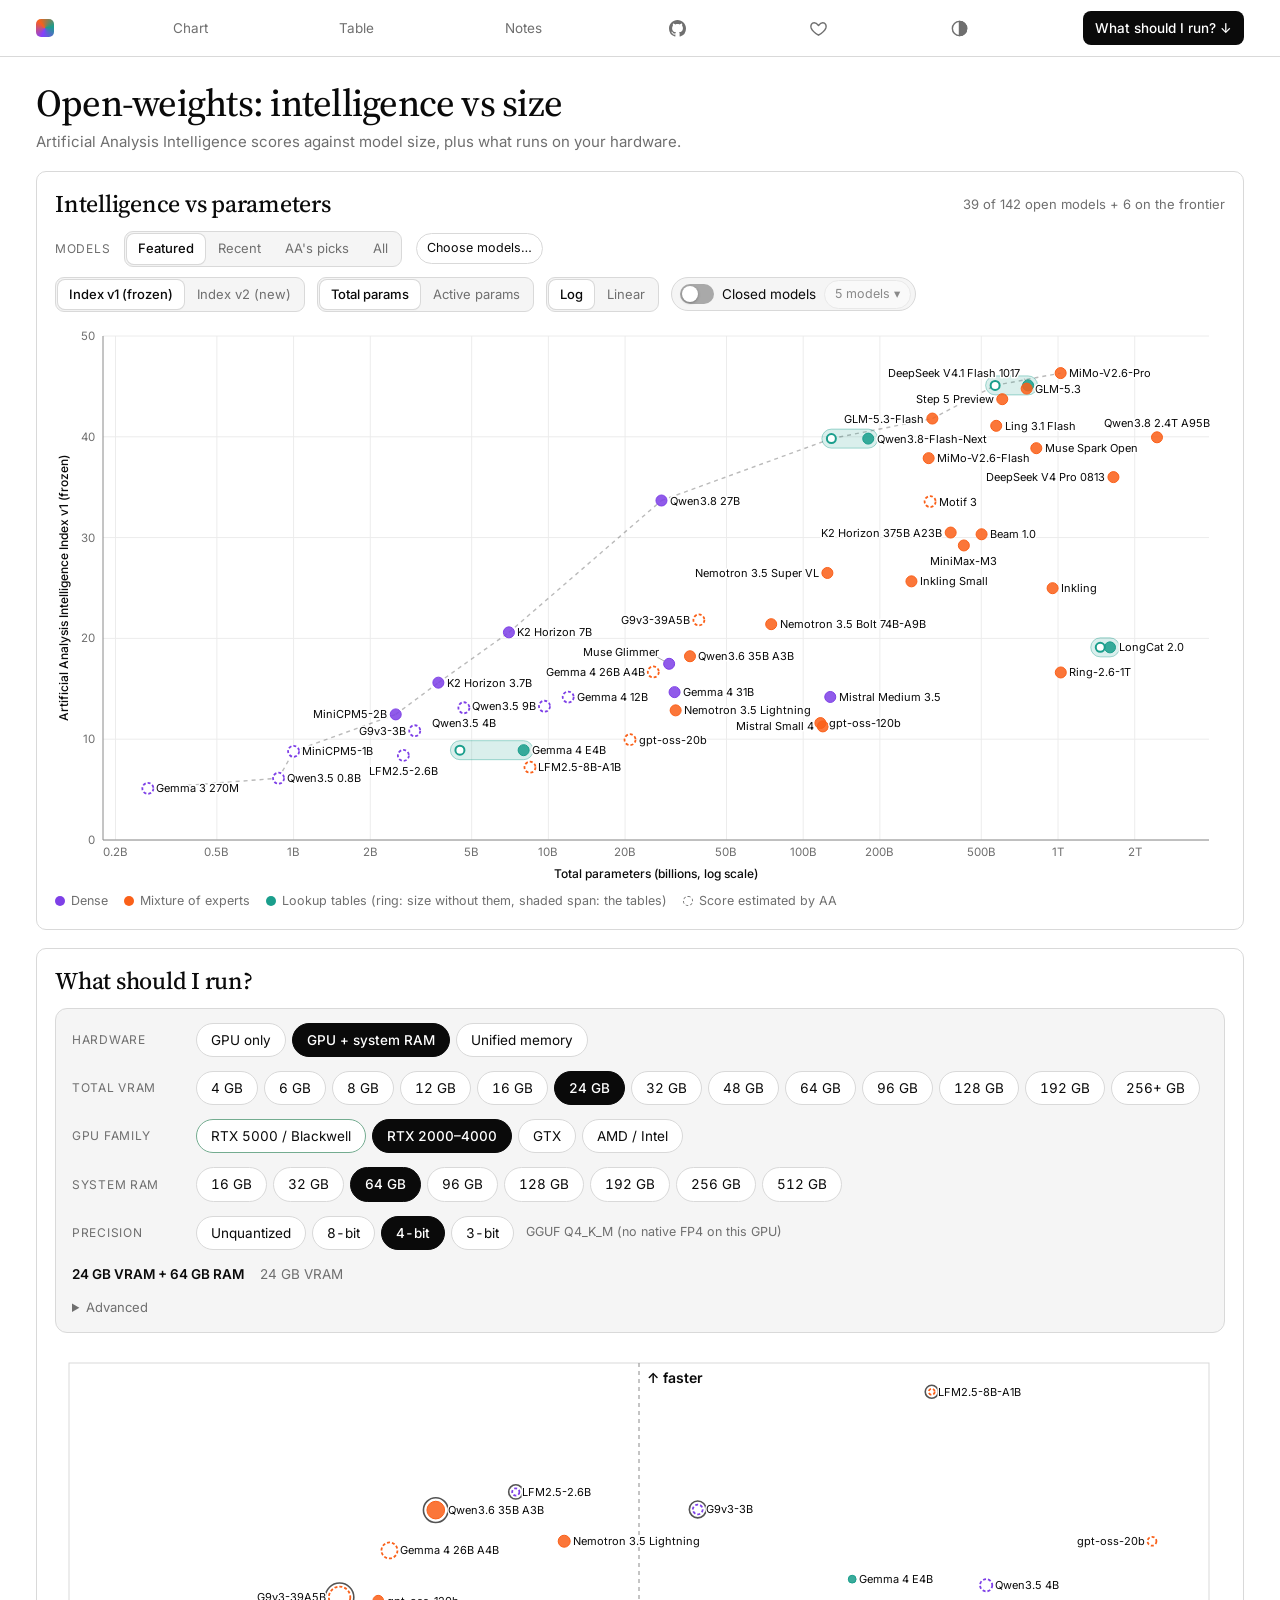
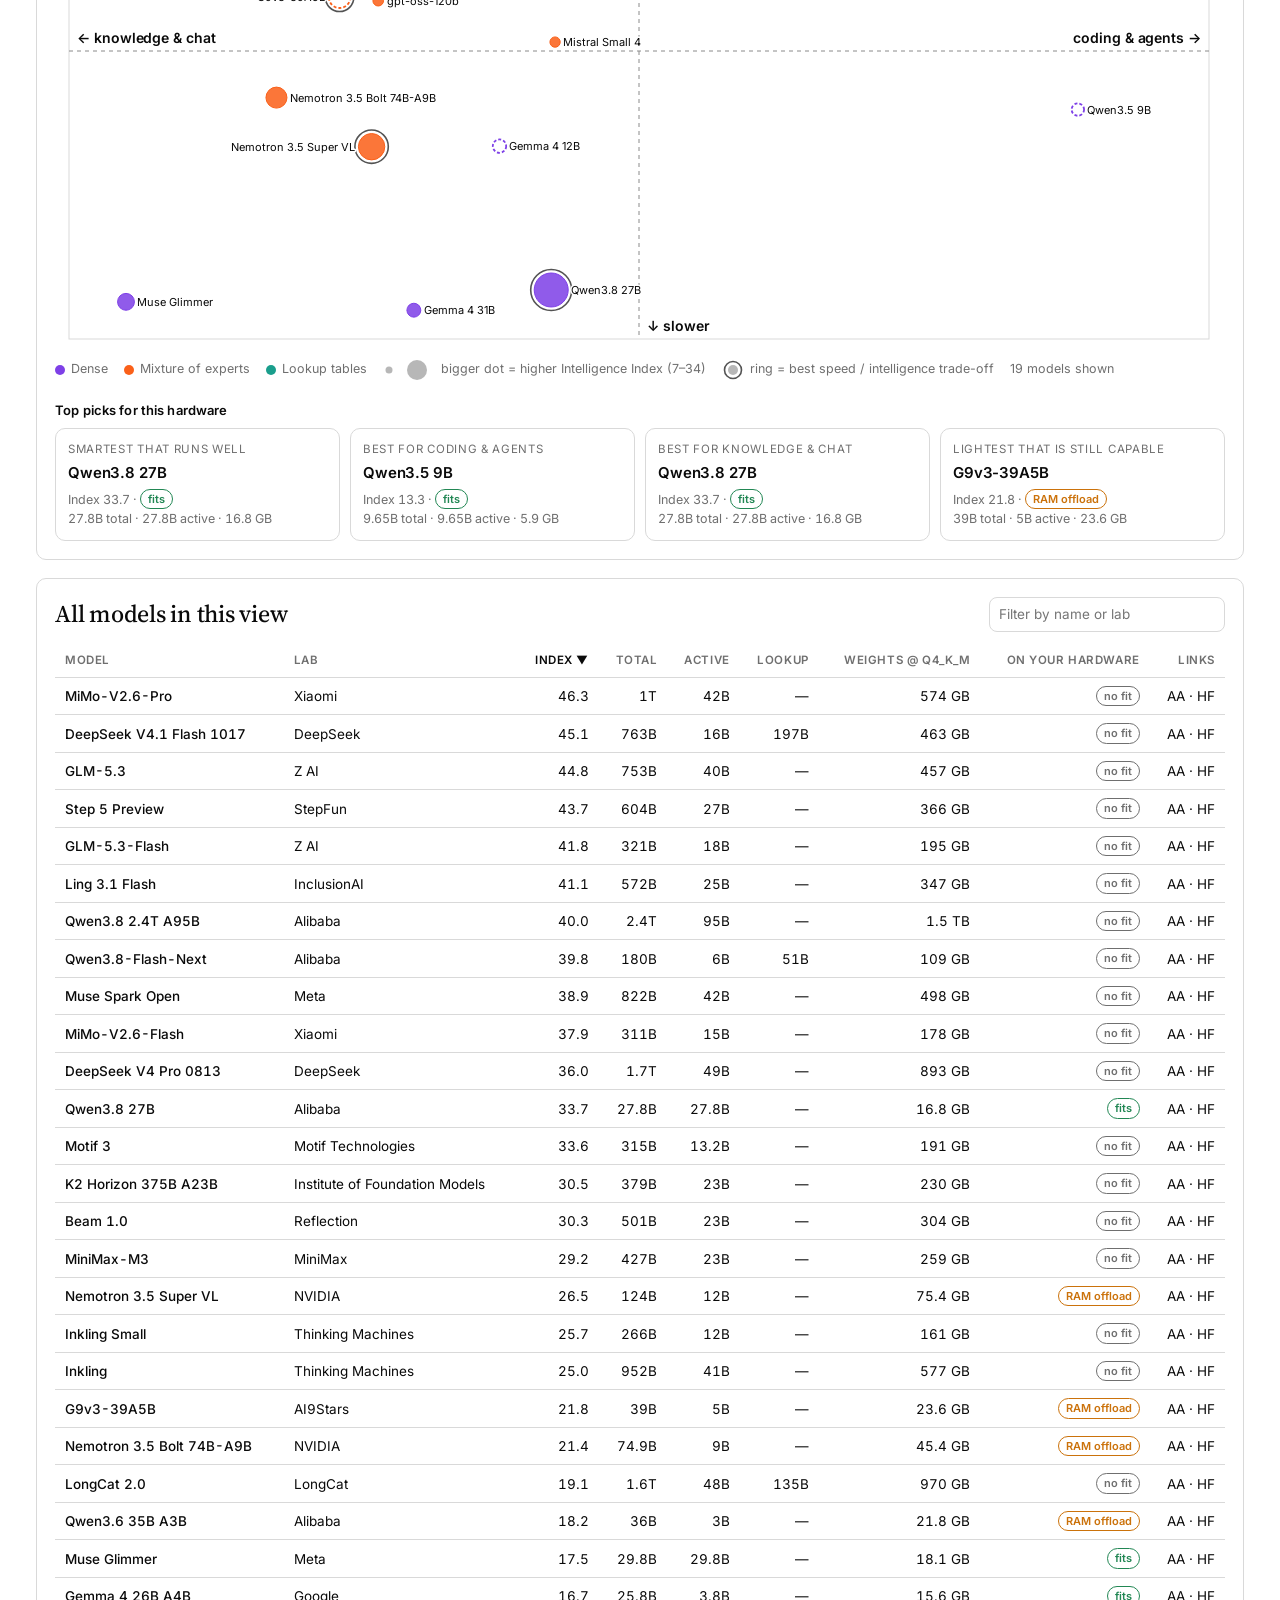
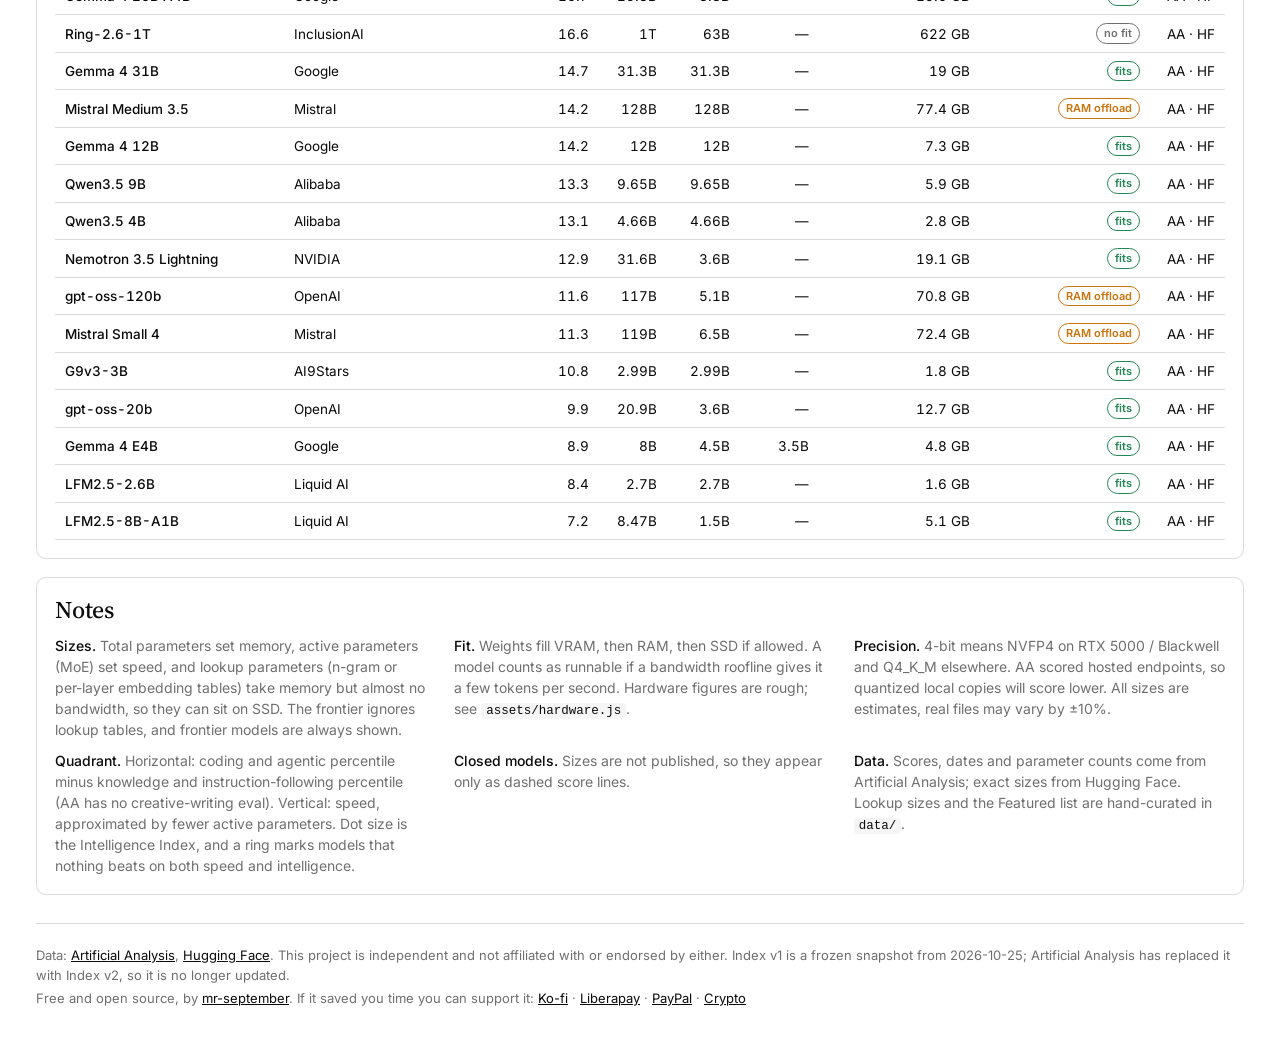
<file: index.html>
<!doctype html>
<html lang="en">
<head>
<meta charset="utf-8">
<meta name="viewport" content="width=device-width, initial-scale=1">
<title>Open-weights LLMs: intelligence vs size, and what you can run locally</title>
<meta name="description" content="Artificial Analysis Intelligence Index plotted against parameter count for open-weights LLMs, plus a guide to what runs locally on your GPU, RAM or unified memory. Unofficial; data from Artificial Analysis and Hugging Face.">
<link rel="canonical" href="https://mr-september.github.io/artificial-analysis-weights/">
<meta property="og:type" content="website">
<meta property="og:title" content="Open-weights LLMs: intelligence vs size, and what you can run locally">
<meta property="og:description" content="Artificial Analysis Intelligence Index plotted against parameter count for open-weights LLMs, plus a guide to what runs locally on your GPU, RAM or unified memory. Unofficial; data from Artificial Analysis and Hugging Face.">
<meta property="og:url" content="https://mr-september.github.io/artificial-analysis-weights/">
<meta property="og:image" content="https://mr-september.github.io/artificial-analysis-weights/assets/og.png">
<meta property="og:image:width" content="1200">
<meta property="og:image:height" content="630">
<meta name="twitter:card" content="summary_large_image">
<link rel="icon" href="data:image/svg+xml,%3Csvg xmlns='http://www.w3.org/2000/svg' viewBox='0 0 32 32'%3E%3Crect width='32' height='32' rx='8' fill='%238040fb'/%3E%3Ccircle cx='11' cy='20' r='4' fill='%23fff'/%3E%3Ccircle cx='21' cy='11' r='4' fill='%23ff7a33'/%3E%3C/svg%3E">
<link rel="preconnect" href="https://fonts.googleapis.com">
<link rel="preconnect" href="https://fonts.gstatic.com" crossorigin>
<link href="https://fonts.googleapis.com/css2?family=Inter:wght@400;500;600&family=Source+Serif+4:opsz,wght@8..60,400;8..60,500&display=swap" rel="stylesheet">
<link rel="stylesheet" href="assets/style.css">
<script>try{var t=new URLSearchParams(location.search).get('theme')||localStorage.getItem('theme');if(!t&&matchMedia('(prefers-color-scheme: dark)').matches)t='dark';if(t)document.documentElement.dataset.theme=t}catch(e){}</script>
</head>
<body>
<div class="bar"><div class="wrap">
  <a class="brand" href="#top" aria-label="Back to top" title="Back to top"><i></i></a>
  <nav class="sections" aria-label="Sections">
    <a href="#chart">Chart</a>
    <a href="#models">Table</a>
    <a href="#notes">Notes</a>
  </nav>
  <nav>
    <a class="gh" href="https://github.com/mr-september/artificial-analysis-weights" target="_blank" rel="noopener noreferrer" aria-label="Source on GitHub" title="Source on GitHub"><svg viewBox="0 0 16 16" aria-hidden="true"><path d="M8 0c4.42 0 8 3.58 8 8a8.013 8.013 0 0 1-5.45 7.59c-.4.08-.55-.17-.55-.38 0-.27.01-1.13.01-2.2 0-.75-.25-1.23-.54-1.48 1.78-.2 3.65-.88 3.65-3.95 0-.88-.31-1.59-.82-2.15.08-.2.36-1.02-.08-2.12 0 0-.67-.22-2.2.82-.64-.18-1.32-.27-2-.27-.68 0-1.36.09-2 .27-1.53-1.03-2.2-.82-2.2-.82-.44 1.1-.16 1.92-.08 2.12-.51.56-.82 1.28-.82 2.15 0 3.06 1.86 3.75 3.64 3.95-.23.2-.44.55-.51 1.07-.46.21-1.61.55-2.33-.66-.15-.24-.6-.83-1.23-.82-.67.01-.27.38.01.53.34.19.73.9.82 1.13.16.45.68 1.31 2.69.94 0 .67.01 1.3.01 1.49 0 .21-.15.45-.55.38A7.995 7.995 0 0 1 0 8c0-4.42 3.58-8 8-8Z"/></svg></a>
    <div class="support">
      <button class="heart" id="supportBtn" aria-label="Support this project" title="Support this project" aria-expanded="false" aria-controls="supportMenu"><svg viewBox="0 0 24 24" aria-hidden="true"><path d="M12 20.5s-7.5-4.6-9.3-9.2C1.5 8 3.4 4.8 6.6 4.8c2 0 3.5 1.1 5.4 3.3 1.9-2.2 3.4-3.3 5.4-3.3 3.2 0 5.1 3.2 3.9 6.5-1.8 4.6-9.3 9.2-9.3 9.2z"/></svg></button>
      <div class="popover supportmenu" id="supportMenu" hidden>
        <div class="t">Support this project</div>
        <a href="https://ko-fi.com/Q5Q11I49GI" target="_blank" rel="noopener noreferrer">Ko-fi</a>
        <a href="https://liberapay.com/mr-september/donate" target="_blank" rel="noopener noreferrer">Liberapay</a>
        <a href="https://www.paypal.com/donate/?hosted_button_id=WFXL2T42BBCRN" target="_blank" rel="noopener noreferrer">PayPal</a>
        <a href="https://nowpayments.io/donation?api_key=5b5fabd5-2c33-4525-99a3-bf27f587780c" target="_blank" rel="noopener noreferrer">Crypto</a>
      </div>
    </div>
    <button id="theme" aria-label="Toggle dark mode" title="Toggle dark mode"><svg viewBox="0 0 24 24" aria-hidden="true"><circle cx="12" cy="12" r="9"/><path d="M12 3a9 9 0 0 1 0 18z" fill="currentColor"/></svg></button>
    <a class="cta" href="#run">What should I run? ↓</a>
  </nav>
</div></div>

<main class="wrap" id="top">
  <section class="hero">
    <h1>Open-weights: intelligence vs size</h1>
    <p>Artificial Analysis Intelligence scores against model size, plus what runs on your hardware.</p>
  </section>

  <section class="card" id="chart">
    <header>
      <h2>Intelligence vs parameters</h2>
      <span class="count" id="setcount"></span>
    </header>
    <div class="controls">
      <div class="setbar" id="setbar" role="group" aria-label="Which models to show">
        <span class="lbl">Models</span>
        <div class="seg" id="setmode"></div>
        <label class="tog" id="monthsWrap">last <input type="range" id="months" min="1" max="24" step="1"> <b id="monthsOut"></b></label>
        <button class="chip" id="pickBtn" aria-expanded="false" aria-controls="pickPanel">Choose models…</button>
        <div class="popover pickpanel" id="pickPanel" hidden></div>
      </div>
      <div class="tools">
        <div class="seg" id="idxver" role="group" aria-label="Intelligence Index version"></div>
        <button class="chip" id="projBtn" aria-pressed="false" hidden title="Add estimated scores for models Artificial Analysis has not scored on Index v2, projected from their v1 score">Estimate unscored</button>
        <div class="seg" id="xmode" role="group" aria-label="X axis"></div>
        <div class="seg" id="xscale" role="group" aria-label="X scale"></div>
        <div class="propbox" id="propbox"></div>
      </div>
    </div>
    <div class="chart" id="main"></div>
    <div class="legend" id="mainLegend"></div>
  </section>

  <section class="card" id="run">
    <header><h2>What should I run?</h2></header>
    <div class="hwbox" id="hwbox"></div>
    <div class="chart" id="quad"></div>
    <div class="legend" id="quadLegend"></div>
    <h3>Top picks for this hardware</h3>
    <div class="picks" id="picks"></div>
  </section>

  <section class="card" id="models">
    <header>
      <h2>All models in this view</h2>
      <div class="tools"><input type="search" id="q" placeholder="Filter by name or lab" aria-label="Filter models by name or lab"></div>
    </header>
    <div class="tablewrap"><table id="table"></table></div>
  </section>

  <section class="card prose" id="notes">
    <h2>Notes</h2>
    <ul>
      <li><b>Sizes.</b> Total parameters set memory, active parameters (MoE) set speed, and lookup parameters (n-gram or per-layer embedding tables) take memory but almost no bandwidth, so they can sit on SSD. The frontier ignores lookup tables, and frontier models are always shown.</li>
      <li><b>Fit.</b> Weights fill VRAM, then RAM, then SSD if allowed. A model counts as runnable if a bandwidth roofline gives it a few tokens per second. Hardware figures are rough; see <code>assets/hardware.js</code>.</li>
      <li><b>Precision.</b> 4-bit means NVFP4 on RTX 5000 / Blackwell and Q4_K_M elsewhere. AA scored hosted endpoints, so quantized local copies will score lower. All sizes are estimates, real files may vary by ±10%.</li>
      <li><b>Quadrant.</b> Horizontal: coding and agentic percentile minus knowledge and instruction-following percentile (AA has no creative-writing eval). Vertical: speed, approximated by fewer active parameters. Dot size is the Intelligence Index, and a ring marks models that nothing beats on both speed and intelligence.</li>
      <li><b>Closed models.</b> Sizes are not published, so they appear only as dashed score lines.</li>
      <li><b>Data.</b> Scores, dates and parameter counts come from Artificial Analysis; exact sizes from Hugging Face. Lookup sizes and the Featured list are hand-curated in <code>data/</code>.</li>
    </ul>
  </section>

  <footer>
    <p>Data: <a href="https://artificialanalysis.ai/">Artificial Analysis</a>, <a href="https://huggingface.co/">Hugging Face</a>. This project is independent and not affiliated with or endorsed by either. <span id="updated"></span></p>
    <p>Free and open source, by <a href="https://github.com/mr-september">mr-september</a>. If it saved you time you can support it: <a href="https://ko-fi.com/Q5Q11I49GI" target="_blank" rel="noopener noreferrer">Ko-fi</a> · <a href="https://liberapay.com/mr-september/donate" target="_blank" rel="noopener noreferrer">Liberapay</a> · <a href="https://www.paypal.com/donate/?hosted_button_id=WFXL2T42BBCRN" target="_blank" rel="noopener noreferrer">PayPal</a> · <a href="https://nowpayments.io/donation?api_key=5b5fabd5-2c33-4525-99a3-bf27f587780c" target="_blank" rel="noopener noreferrer">Crypto</a></p>
  </footer>
</main>

<script src="assets/core.js"></script>
<script src="assets/hardware.js"></script>
<script src="assets/app.js"></script>
</body>
</html>
</file>
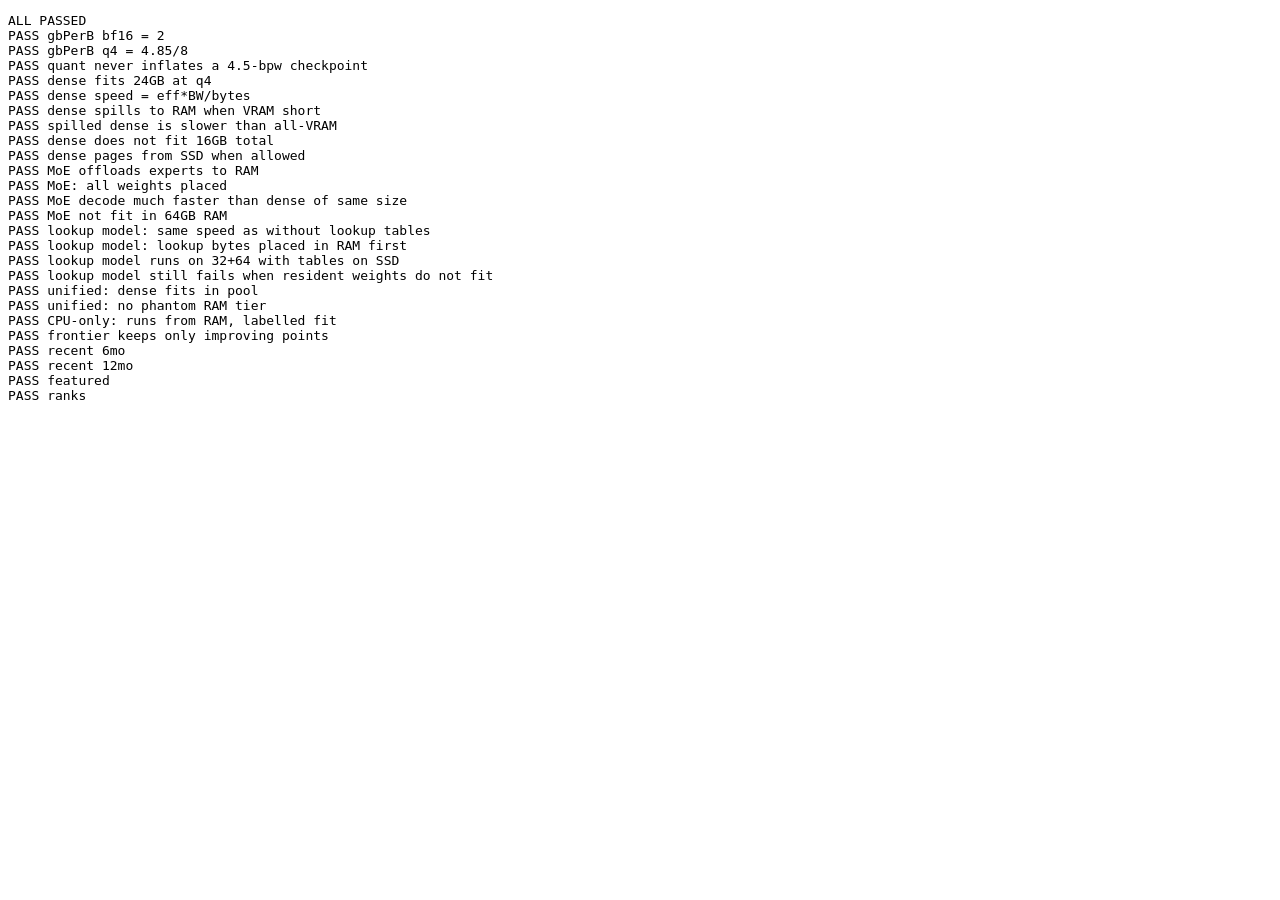
<file: tests/core.test.html>
<!doctype html><meta charset="utf-8"><title>core tests</title>
<pre id="out">running…</pre>
<script src="../assets/core.js"></script>
<script>
const out = []; let fail = 0;
const ok = (name, cond, extra = '') => { out.push((cond ? 'PASS ' : 'FAIL ') + name + (cond ? '' : '  ' + extra)); if (!cond) fail++; };
const near = (a, b, tol = 1e-6) => Math.abs(a - b) <= tol * Math.max(1, Math.abs(b));
const q4 = Core.quant('q4'), q16 = Core.quant('bf16');
const dense = { total: 30, active: 30, lookup: 0, arch: 'dense', native_gb: 60 };
const moe = { total: 400, active: 20, lookup: 0, arch: 'moe', native_gb: 800 };
const lk = { total: 100, active: 10, lookup: 40, arch: 'moe-lookup', native_gb: 200 };
const gpu = (vram, ram) => ({ vram, ram, bwV: 1000, bwR: 100, unified: false, ssd: false });
const O = { reserve: 0, osReserve: 0 };

// footprint
ok('gbPerB bf16 = 2', near(Core.gbPerB(dense, q16), 2));
ok('gbPerB q4 = 4.85/8', near(Core.gbPerB(dense, q4), 4.85 / 8));
ok('quant never inflates a 4.5-bpw checkpoint', near(Core.gbPerB({ total: 100, native_gb: 56.25 }, q16), 0.5625), String(Core.gbPerB({ total: 100, native_gb: 56.25 }, q16)));

// dense: all in VRAM at q4 = 30*0.60625 = 18.19 GB
let e = Core.evaluate(dense, gpu(24, 0), { ...O, q: q4 });
ok('dense fits 24GB at q4', e.cls === 'fit', JSON.stringify(e));
ok('dense speed = eff*BW/bytes', near(e.tps, 0.55 * 1000 / (30 * 4.85 / 8), 1e-6), e.tps);
e = Core.evaluate(dense, gpu(12, 32), { ...O, q: q4 });
ok('dense spills to RAM when VRAM short', e.cls === 'offload', JSON.stringify(e));
ok('spilled dense is slower than all-VRAM', e.tps < Core.evaluate(dense, gpu(24, 0), { ...O, q: q4 }).tps);
e = Core.evaluate(dense, gpu(8, 8), { ...O, q: q4 });
ok('dense does not fit 16GB total', e.cls === 'none');
e = Core.evaluate(dense, { ...gpu(8, 8), ssd: true }, { ...O, q: q4 });
ok('dense pages from SSD when allowed', e.cls === 'ssd' && e.tps > 0, JSON.stringify(e));

// MoE: 400B q4 = 242.5 GB; hot = 0.3*20*0.60625 = 3.64 GB in VRAM, experts in RAM
e = Core.evaluate(moe, gpu(24, 256), { ...O, q: q4 });
ok('MoE offloads experts to RAM', e.cls === 'offload', JSON.stringify(e));
const readV = e.v, readR = e.r;
ok('MoE: all weights placed', near(e.v + e.r + e.s, 400 * 4.85 / 8, 1e-6), e.v + e.r + e.s);
ok('MoE decode much faster than dense of same size', e.tps > 1, e.tps);
ok('MoE not fit in 64GB RAM', Core.evaluate(moe, gpu(24, 64), { ...O, q: q4 }).cls === 'none');

// lookup tables cost memory but no bandwidth
const noLk = { ...lk, lookup: 0, total: 60, arch: 'moe' };
const a = Core.evaluate(lk, gpu(100, 100), { ...O, q: q4 }), b = Core.evaluate(noLk, gpu(100, 100), { ...O, q: q4 });
ok('lookup model: same speed as without lookup tables', near(a.tps, b.tps, 1e-9), a.tps + ' vs ' + b.tps);
ok('lookup model: lookup bytes placed in RAM first', near(a.lookupOff, 40 * 4.85 / 8, 1e-6), a.lookupOff);

// Flash-Next-like: lookup tables spill to SSD without enabling weight paging; weights that do not fit still fail
const fn = { total: 180, active: 6, lookup: 51, arch: 'moe-lookup', native_gb: 360 };
e = Core.evaluate(fn, { ...gpu(32, 64), bwV: 1500, bwR: 80 }, { reserve: 4, osReserve: 6, q: Core.quant('nvfp4') });
ok('lookup model runs on 32+64 with tables on SSD', e.cls === 'offload' && e.lookupSsd > 10 && e.tps > 3, JSON.stringify(e));
e = Core.evaluate(fn, { ...gpu(16, 32), bwV: 600, bwR: 80 }, { reserve: 4, osReserve: 6, q: Core.quant('nvfp4') });
ok('lookup model still fails when resident weights do not fit', e.cls === 'none', JSON.stringify(e));

// unified memory
const uni = { vram: 96, ram: 0, bwV: 546, bwR: 546, unified: true, ssd: false };
e = Core.evaluate(dense, uni, { ...O, q: q4 }); ok('unified: dense fits in pool', e.cls === 'fit');
ok('unified: no phantom RAM tier', Core.evaluate(moe, uni, { ...O, q: q4 }).cls === 'none');

// CPU only
e = Core.evaluate(dense, { vram: 0, ram: 64, bwV: 90, bwR: 90, unified: false, ssd: false }, { ...O, q: q4 });
ok('CPU-only: runs from RAM, labelled fit', e.cls === 'fit' && near(e.tps, 0.55 * 90 / (30 * 4.85 / 8), 1e-6), JSON.stringify(e));

// frontier
const fr = Core.frontier([{ x: 1, y: 5 }, { x: 2, y: 4 }, { x: 3, y: 9 }, { x: 4, y: 9 }, { x: 5, y: 12 }]);
ok('frontier keeps only improving points', JSON.stringify(fr.map(p => p.x)) === '[1,3,5]', JSON.stringify(fr));

// model sets
const now = Date.parse('2026-10-21'), ms = [
  { id: 'a', creator: 'X', released: '2026-10-01', featured: true }, { id: 'b', creator: 'X', released: '2026-03-01' },
  { id: 'c', creator: 'Y', released: '2025-01-01' }, { id: 'd', creator: 'Y', released: null }];
ok('recent 6mo', Core.modelSet(ms, { mode: 'recent', months: 6 }, now).map(m => m.id).join() === 'a');
ok('recent 12mo', Core.modelSet(ms, { mode: 'recent', months: 12 }, now).map(m => m.id).join() === 'a,b');
ok('featured', Core.modelSet(ms, { mode: 'featured' }, now).map(m => m.id).join() === 'a');

// ranks
ok('ranks', JSON.stringify(Core.ranks([10, 30, 20])) === '[0,1,0.5]');
document.getElementById('out').textContent = (fail ? 'FAILED ' + fail : 'ALL PASSED') + '\n' + out.join('\n');
</script>
</file>
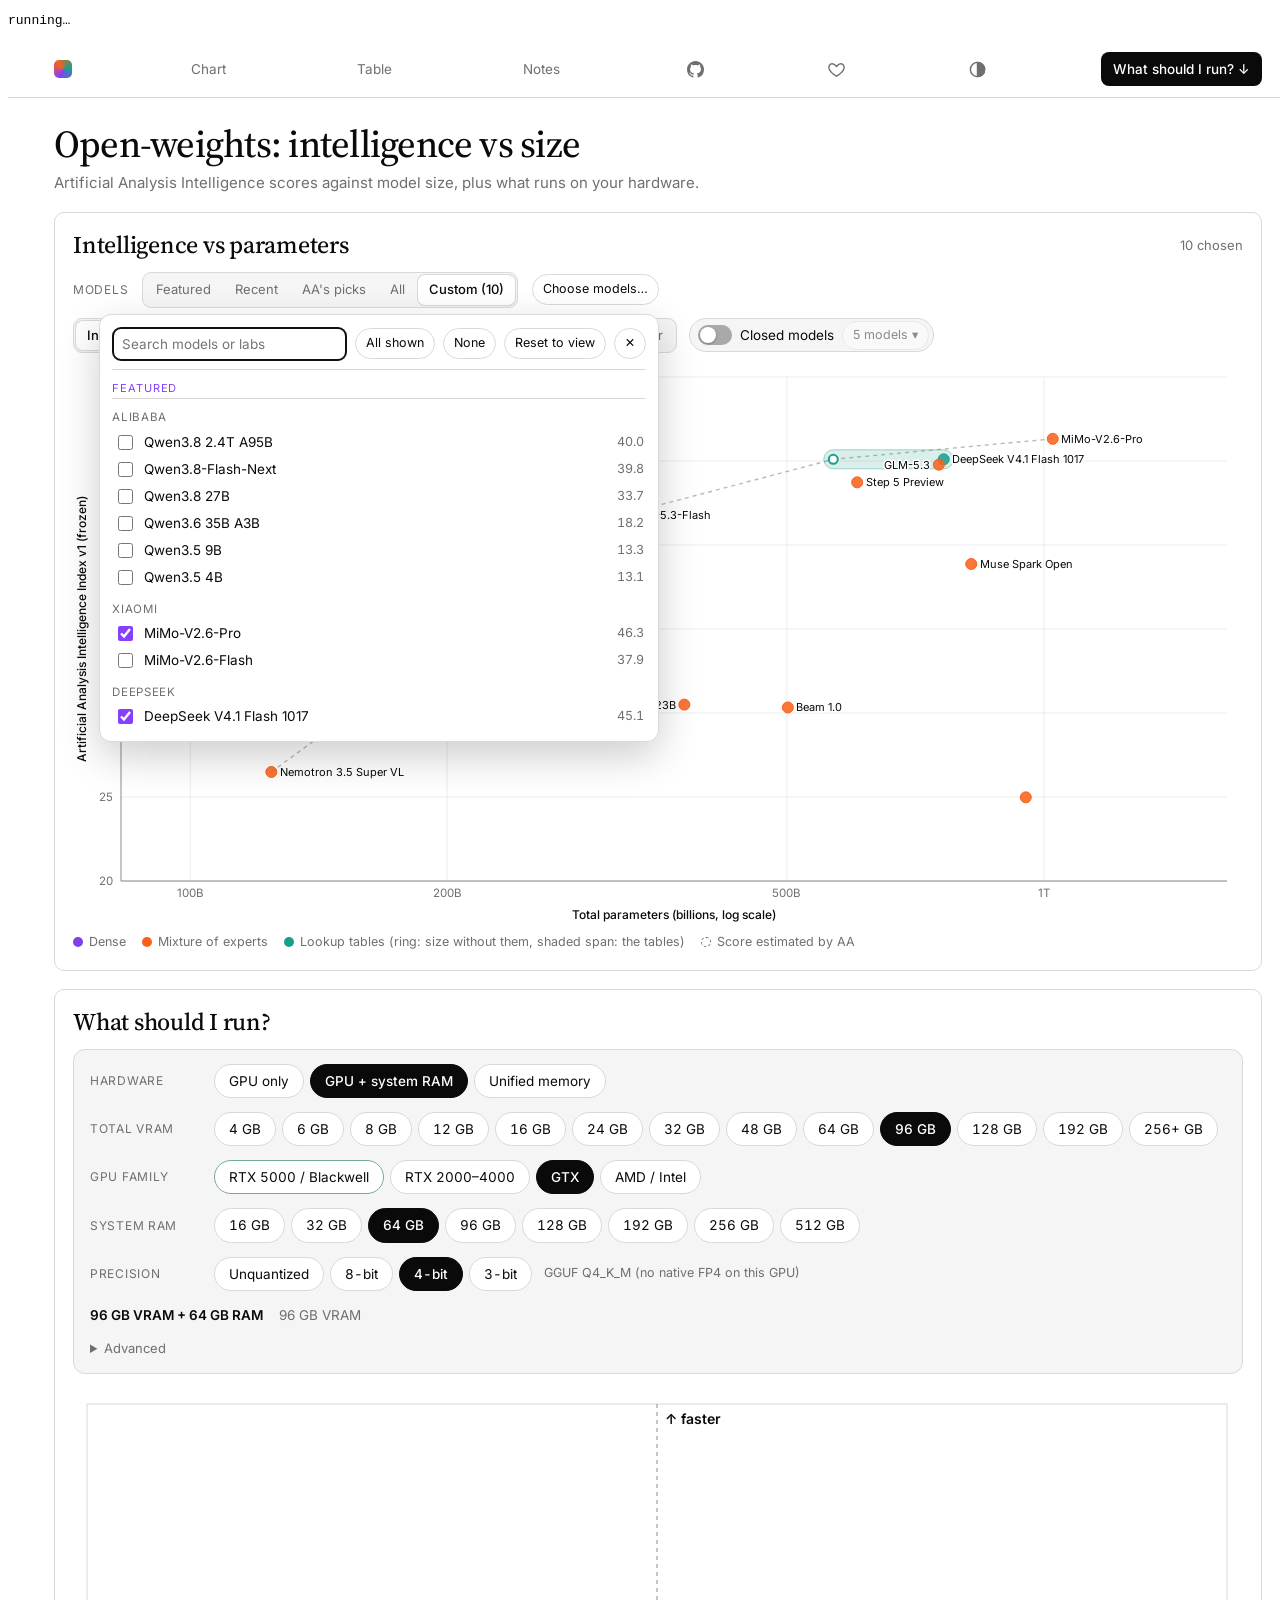
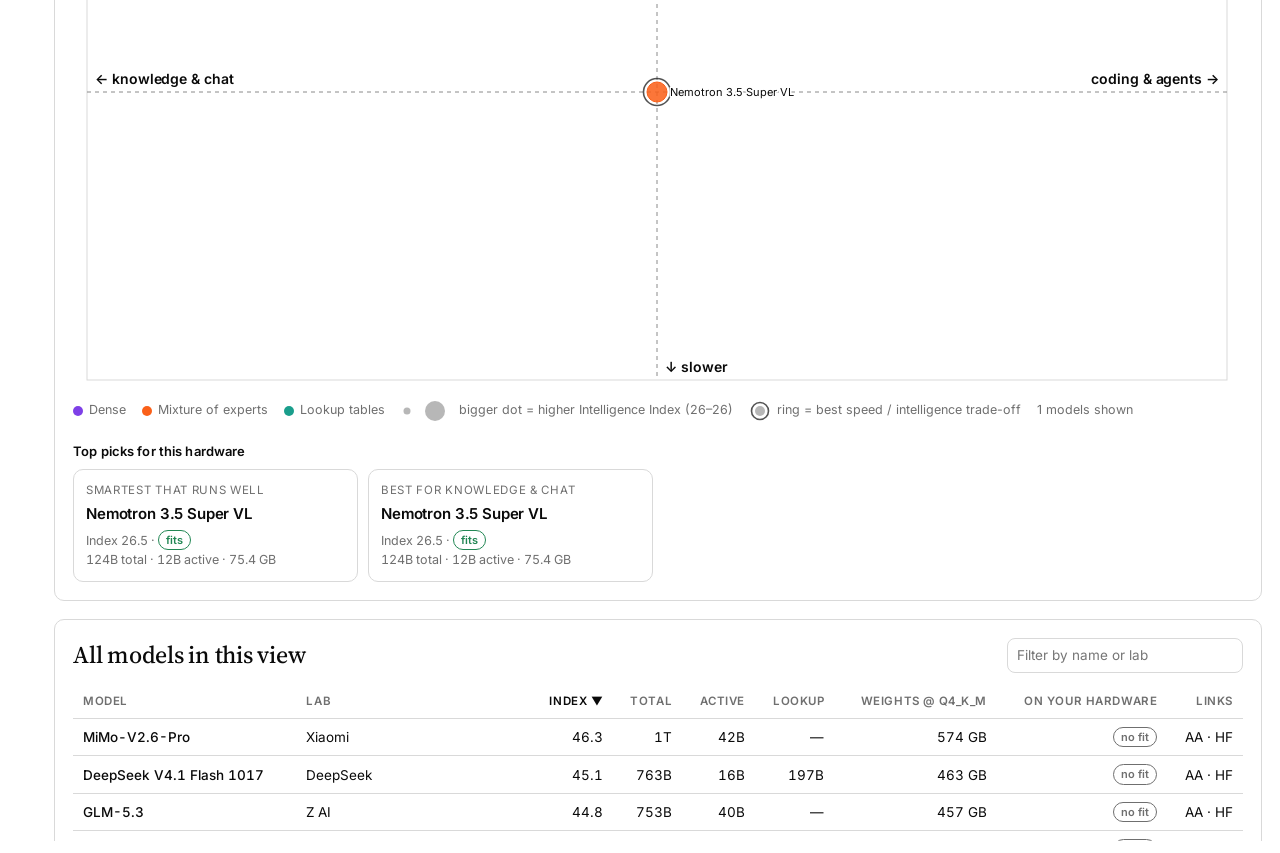
<file: tests/ui.test.html>
<!doctype html><meta charset="utf-8"><title>ui tests</title>
<pre id="out">running…</pre>
<iframe id="f" src="../index.html?state=%7B%22set%22:%7B%22mode%22:%22all%22%7D%7D" style="width:1300px;height:2400px;border:0"></iframe>
<script>
const out = []; let fail = 0;
const ok = (n, c, x = '') => { out.push((c ? 'PASS ' : 'FAIL ') + n + (c ? '' : '  ' + x)); if (!c) fail++; };
const sleep = ms => new Promise(r => setTimeout(r, ms));
(async () => {
  const f = document.getElementById('f');
  await new Promise(r => f.addEventListener('load', r)); await sleep(800);
  const d = f.contentDocument, w = f.contentWindow;
  ok('no model-load error', !d.querySelector('.empty') || !/Could not load/.test(d.body.innerHTML));
  ok('main chart drew points', d.querySelectorAll('#main .pt').length > 50, d.querySelectorAll('#main .pt').length);
  ok('quadrant drew', d.querySelectorAll('#quad .pt').length > 0, d.querySelectorAll('#quad .pt').length);
  ok('picks rendered', d.querySelectorAll('#picks .pick').length > 0);
  ok('table rows', d.querySelectorAll('#table tbody tr').length > 50);

  // hover first point of main chart
  const svg = d.querySelector('#main svg'), pt = svg.querySelector('.pt circle:last-child');
  const r = pt.getBoundingClientRect();
  const ev = (type, x, y) => svg.dispatchEvent(new w.MouseEvent(type, { clientX: x, clientY: y, bubbles: true }));
  ev('mousemove', r.x + r.width / 2, r.y + r.height / 2);
  const tip = d.querySelector('#main .tip');
  ok('tooltip shows on hover', !tip.hidden && /Intelligence/.test(tip.innerHTML) && /Hugging Face/.test(tip.innerHTML), tip.innerHTML.slice(0, 120));
  ev('click', r.x + r.width / 2, r.y + r.height / 2);
  ok('click pins tooltip', tip.classList.contains('pinned'));
  ev('click', 2, 2); ev('mousemove', 2, 2);
  ok('click empty unpins', !tip.classList.contains('pinned'));

  // lookup-table pills + quadrant dot sizes (initial view is "All")
  ok('lookup models get a tinted pill', d.querySelectorAll('#main svg rect[fill-opacity="0.16"]').length >= 3, d.querySelectorAll('#main svg rect[fill-opacity="0.16"]').length);
  ok('ring point drawn for each pill', d.querySelectorAll('#main .pt circle[stroke-width="2"]').length >= 3);
  const radii = new Set([...d.querySelectorAll('#quad .pt circle:last-child')].map(c => c.getAttribute('r')));
  ok('quadrant dot size varies with intelligence', radii.size > 3, [...radii].join());

  // table links
  const firstRow = d.querySelector('#table tbody tr');
  ok('table rows link to AA and Hugging Face', firstRow.querySelector('td.name a[href^="https://artificialanalysis.ai/models/"]') && [...firstRow.querySelectorAll('td a')].some(x => x.href.startsWith('https://huggingface.co/')), firstRow.innerHTML.slice(0, 160));

  // tooltip: stays while the pointer moves from the dot into it, closes the moment the pointer leaves the safe zone
  {
    const svg = d.querySelector('#main svg'), pt = svg.querySelector('.pt circle:last-child'), r = pt.getBoundingClientRect(), tip = d.querySelector('#main .tip');
    const ev = (el, type, x, y) => el.dispatchEvent(new w.MouseEvent(type, { clientX: x, clientY: y, bubbles: true }));
    const dx = r.x + r.width / 2, dy = r.y + r.height / 2;
    ev(svg, 'mousemove', dx, dy);
    ok('tooltip opens on hover', !tip.hidden);
    const tr = tip.getBoundingClientRect();
    ev(d, 'mousemove', (dx + (tr.left + tr.right) / 2) / 2, dy);   // in the corridor between dot and tooltip
    ok('tooltip stays in the corridor between dot and tooltip', !tip.hidden);
    ev(d, 'mousemove', (tr.left + tr.right) / 2, (tr.top + tr.bottom) / 2);   // over the tooltip itself
    ok('tooltip stays while the pointer is over it', !tip.hidden);
    ev(d, 'mousemove', Math.max(tr.right, dx) + 200, dy);           // well away
    ok('tooltip closes immediately when the pointer moves away', tip.hidden);
  }

  // labels: in the Featured view every dot gets a label, using callouts with leader lines where space is tight
  d.querySelector('#setmode button[data-v="curated"]').click(); await sleep(250);
  {
    const dots = d.querySelectorAll('#main .pt').length - d.querySelectorAll('#main svg rect[fill-opacity="0.16"]').length, labels = d.querySelectorAll('#main .plabel').length;
    ok('Featured view: every dot is labelled', labels === dots, labels + ' labels for ' + dots + ' dots');
    ok('Featured view: callouts use leader lines', d.querySelectorAll('#main .leader').length > 0);
  }

  // hardware: mode pills, total VRAM, FP4
  const readout = () => d.querySelector('.hwsum').textContent;
  const r0 = readout();
  d.querySelector('#pMode .pill[data-v="unified"]').click(); await sleep(150);
  ok('unified mode swaps rows', !!d.querySelector('#pU') && !d.querySelector('#pVram') && readout() !== r0, readout());
  d.querySelector('#pMode .pill[data-v="offload"]').click(); await sleep(150);
  ok('VRAM pills are plain totals from 4 GB, last is 256+', [...d.querySelectorAll('#pVram .pill')].map(b => b.dataset.v).join() === '4,6,8,12,16,24,32,48,64,96,128,192,256' && /256\+ GB/.test(d.querySelector('#pVram').textContent));
  ok('GPU families', [...d.querySelectorAll('#pGpu .pill')].map(b => b.textContent).join('|') === 'RTX 5000 / Blackwell|RTX 2000–4000|GTX|AMD / Intel');
  d.querySelector('#pVram .pill[data-v="96"]').click(); await sleep(150);
  ok('96 GB VRAM shows in summary', /96 GB VRAM/.test(readout()), readout());
  d.querySelector('#pGpu .pill[data-v="rtx50"]').click(); await sleep(150);
  ok('FP4 hardware resolves 4-bit to NVFP4', /NVFP4/.test(d.querySelector('#pPrec').textContent), d.querySelector('#pPrec').textContent);
  d.querySelector('#pGpu .pill[data-v="gtx"]').click(); await sleep(150);
  ok('other GPUs fall back to GGUF', /Q4_K_M/.test(d.querySelector('#pPrec').textContent));

  // model set switch
  const nPicks = (await (await fetch('../data/models_v1.json')).json()).models.filter(m => m.featured).length;  // AA's picks: data-dependent
  const countBefore = d.querySelector('#setcount').textContent;
  d.querySelector('#setmode button[data-v="featured"]').click(); await sleep(200);
  const countAfter = d.querySelector('#setcount').textContent;
  ok(`AA's picks = ${nPicks} models`, countAfter.startsWith(nPicks + ' of'), countBefore + ' -> ' + countAfter);

  ok('frontier models are added to preset views', /on the frontier/.test(d.querySelector('#setcount').textContent), d.querySelector('#setcount').textContent);

  // granular picker
  d.querySelector('#pickBtn').click(); await sleep(150);
  const panel = d.querySelector('#pickPanel');
  ok('picker opens with a checkbox per model', !panel.hidden && panel.querySelectorAll('input[type=checkbox]').length > 100, panel.querySelectorAll('input').length);
  ok('picker reflects current view', panel.querySelectorAll('input:checked').length === nPicks);
  const first = panel.querySelector('input:checked'); first.checked = false; first.dispatchEvent(new w.Event('change', { bubbles: true })); await sleep(150);
  ok('unchecking creates a custom set of n-1', d.querySelector('#setcount').textContent.startsWith((nPicks - 1) + ' chosen') && d.querySelector('#setmode').textContent.includes('Custom (' + (nPicks - 1) + ')'), d.querySelector('#setcount').textContent);
  ok('picker pins flagship labs first', [...panel.querySelectorAll('.lab span')].slice(0, 4).map(x => x.textContent).join() === 'Alibaba,Xiaomi,DeepSeek,Z AI', [...panel.querySelectorAll('.lab span')].slice(0, 4).map(x => x.textContent).join());
  panel.querySelector('#pkQ').value = 'qwen'; panel.querySelector('#pkQ').dispatchEvent(new w.Event('input'));
  ok('picker search hides others', [...panel.querySelectorAll('label.it')].filter(l => l.style.display !== 'none').length < 30);
  ok('custom selection does not get extra frontier points', !/frontier/.test(d.querySelector('#setcount').textContent), d.querySelector('#setcount').textContent);
  panel.querySelector('#pkReset').click(); await sleep(150);
  ok('reset returns to the view', d.querySelector('#setcount').textContent.startsWith(nPicks + ' of') && panel.hidden);

  // x axis toggle, y source toggle
  d.querySelector('#xmode button[data-v="active"]').click(); await sleep(100);
  ok('x title follows toggle', /Active parameters/.test(d.querySelector('#main').textContent));
  // closed models: switch + popover menu + horizontal lines
  const lineCount = () => d.querySelectorAll('#main svg line[stroke-dasharray="7 5"]').length;
  ok('closed models start off: no lines, menu button present but disabled', lineCount() === 0 && d.querySelector('#propMenuBtn').disabled && d.querySelector('#propOn').getAttribute('aria-checked') === 'false');
  const geom = () => ['#chart h2', '#xmode', '#xscale', '#propbox', '#propOn', '#propMenuBtn', '#main'].map(q => { const r = d.querySelector(q).getBoundingClientRect(); return [q, r.left, r.top, r.width, r.height]; });
  const before = geom();
  d.querySelector('#propOn').click(); await sleep(200);
  const after = geom();
  const moved = before.map((b, i) => [b[0], ...[1, 2, 3, 4].map(k => Math.abs(b[k] - after[i][k]))]).filter(x => x.slice(1).some(v => v > 0.5) && x[0] !== '#main');
  ok('toggling closed models moves or resizes nothing else', moved.length === 0, JSON.stringify(moved));
  ok('switch turns on and draws the default 5 tiers', d.querySelector('#propOn').getAttribute('aria-checked') === 'true' && lineCount() === 5 && /5 models/.test(d.querySelector('#propMenuBtn').textContent), lineCount() + ' lines');
  ok('tier menu starts closed', d.querySelector('#propMenu').hidden);
  d.querySelector('#propMenuBtn').click(); await sleep(150);
  const tiers = d.querySelectorAll('#propMenu .tier');
  ok('menu lists every tier and marks the 5 defaults', !d.querySelector('#propMenu').hidden && tiers.length >= 10 && [...tiers].filter(x => x.getAttribute('aria-pressed') === 'true').length === 5, tiers.length + ' tiers');
  const off = [...tiers].find(x => x.getAttribute('aria-pressed') === 'false'); off.click(); await sleep(150);
  ok('picking a tier adds its line and keeps the menu open', lineCount() === 6 && !d.querySelector('#propMenu').hidden && /6 models/.test(d.querySelector('#propMenuBtn').textContent), lineCount() + ' lines, hidden=' + d.querySelector('#propMenu').hidden + ', btn=' + d.querySelector('#propMenuBtn').textContent);
  d.querySelector('#propDefaults').click(); await sleep(150);
  ok('Defaults restores the 5 flagship tiers', lineCount() === 5);
  d.querySelector('#propNone').click(); await sleep(150);
  ok('None clears every line', lineCount() === 0);
  d.body.click(); await sleep(100);
  ok('clicking elsewhere closes the menu', d.querySelector('#propMenu').hidden);
  d.querySelector('#propOn').click(); await sleep(150);
  ok('switch off disables the menu button and keeps its size', d.querySelector('#propMenuBtn').disabled && d.querySelector('#propOn').getAttribute('aria-checked') === 'false');
  ok('no tok/s anywhere in tables or picks', !/tok\/s/.test(d.querySelector('#table').textContent + d.querySelector('#picks').textContent));

  // support menu: closed by default, four outbound links, closes on outside click
  {
    const btn = d.querySelector('#supportBtn'), menu = d.querySelector('#supportMenu');
    ok('support menu starts closed', menu.hidden && btn.getAttribute('aria-expanded') === 'false');
    btn.click(); await sleep(100);
    ok('support menu opens with four safe links', !menu.hidden && [...menu.querySelectorAll('a')].length === 4 && [...menu.querySelectorAll('a')].every(x => x.target === '_blank' && /noopener/.test(x.rel)));
    d.body.click(); await sleep(100);
    ok('support menu closes on outside click', menu.hidden);
    ok('footer carries the same four links', d.querySelectorAll('footer a[href*="ko-fi.com"], footer a[href*="liberapay.com"], footer a[href*="paypal.com"], footer a[href*="nowpayments.io"]').length === 4);
  }

  // theme toggle
  const t0 = d.documentElement.dataset.theme; d.querySelector('#theme').click(); await sleep(100);
  ok('theme toggles', d.documentElement.dataset.theme && d.documentElement.dataset.theme !== t0);

  // table sort
  d.querySelector('#table th[data-k="total"]').click(); await sleep(50);
  const firstTotals = [...d.querySelectorAll('#table tbody tr td:nth-child(4)')].slice(0, 2).map(x => x.textContent);
  ok('table sorts by total', d.querySelector('#table th[data-k="total"]').getAttribute('aria-sort') === 'descending', firstTotals.join());
  // Index v2: projected points are opt-in, drawn faint and dashed, able to move the frontier line (faint segments) but never recommended
  const load2 = async st => { const g = document.createElement('iframe'); g.style.cssText = 'width:1300px;height:2400px;border:0'; g.src = '../index.html?state=' + encodeURIComponent(JSON.stringify({ idx: 'v2', set: { mode: 'all' }, ...st })); document.body.appendChild(g); await new Promise(r => g.addEventListener('load', r)); await sleep(800); return g.contentDocument; };
  const v2 = await load2({}), v2p = await load2({ proj: true });
  const projPts = x => x.querySelectorAll('#main .pt circle[stroke-dasharray="2 2"]').length;
  ok('v2 without the projection toggle shows only scored models', projPts(v2) === 0 && /^\d+ of \d+ open models/.test(v2.querySelector('#setcount').textContent) && v2.querySelector('#projBtn').getAttribute('aria-pressed') === 'false', v2.querySelector('#setcount').textContent);
  const nProj = +v2p.querySelector('#setcount').textContent.match(/of (\d+)/)[1] - +v2.querySelector('#setcount').textContent.match(/of (\d+)/)[1];
  ok('projection toggle adds dashed estimate markers', nProj > 20 && projPts(v2p) === nProj && v2p.querySelector('#projBtn').getAttribute('aria-pressed') === 'true' && !!v2p.querySelector('#mainLegend .dot.proj'), nProj + ' / ' + projPts(v2p));
  ok('projection toggle is hidden on v1', d.querySelector('#projBtn').hidden);
  ok('estimates can move the frontier, drawn as fainter segments', !!v2p.querySelector('#main path.front.est') && !v2.querySelector('#main path.front.est'));
  const projNames = new Set((await (await fetch('../data/models.json')).json()).models.filter(m => m.proj).map(m => m.name));
  ok('picks never recommend a projected model', v2p.querySelectorAll('#picks .pick b').length > 0 && ![...v2p.querySelectorAll('#picks .pick b')].some(b => projNames.has(b.textContent)), [...v2p.querySelectorAll('#picks .pick b')].map(b => b.textContent).join());
  document.getElementById('out').textContent = (fail ? 'FAILED ' + fail : 'ALL PASSED') + '\n' + out.join('\n');
})().catch(e => { document.getElementById('out').textContent = 'ERROR ' + e.stack; });
</script>
</file>
<file: assets/style.css>
/* ---------- tokens ---------- */
:root {
  --bg: #fff; --fg: #0a0a0a; --muted: #6f6f6f; --border: #d9d9d9; --soft: #f5f5f5; --card: #fff;
  --brand: hsl(262 98% 62%);
  --dense: hsl(262 78% 58%); --moe: hsl(19 96% 54%); --lookup: hsl(172 72% 36%);
  --good: hsl(150 60% 33%); --warn: hsl(32 90% 42%); --bad: hsl(0 72% 50%);
  --grid: #ececec; --axis: #8a8a8a;
  --sans: "Inter", ui-sans-serif, system-ui, -apple-system, "Segoe UI", sans-serif;
  --serif: "Source Serif 4", "Iowan Old Style", Georgia, serif;
  --r: 10px; --r-lg: 12px; --gap: 14px;
}
:root[data-theme="dark"] {
  --bg: #0b0b0c; --fg: #f1f1f1; --muted: #9a9a9a; --border: #2c2c2e; --soft: #161618; --card: #111113;
  --brand: hsl(262 100% 74%);
  --dense: hsl(262 90% 72%); --moe: hsl(22 100% 62%); --lookup: hsl(172 70% 50%);
  --good: hsl(150 55% 52%); --warn: hsl(38 90% 58%); --bad: hsl(0 80% 66%);
  --grid: #1e1e20; --axis: #7d7d80;
}

/* ---------- base ---------- */
* { box-sizing: border-box; }
html { scroll-behavior: smooth; scroll-padding-top: 72px; }
body { margin: 0; background: var(--bg); color: var(--fg); font: 15px/1.5 var(--sans); -webkit-font-smoothing: antialiased; }
a { color: inherit; }
.wrap { max-width: 1240px; margin: 0 auto; padding: 0 16px; }
.note { color: var(--muted); font-size: 12.5px; }
.empty { padding: 40px 12px; text-align: center; color: var(--muted); }

/* ---------- top bar ---------- */
.bar { position: sticky; top: 0; z-index: 20; background: color-mix(in srgb, var(--bg) 88%, transparent); backdrop-filter: blur(10px); border-bottom: 1px solid var(--border); }
.bar .wrap { display: flex; align-items: center; justify-content: space-between; gap: 12px; height: 56px; }
.bar nav { display: contents; }
.brand { display: flex; align-items: center; gap: 8px; font-weight: 600; letter-spacing: -.01em; text-decoration: none; white-space: nowrap; }
.brand i { width: 18px; height: 18px; border-radius: 5px; background: conic-gradient(from 200deg, var(--brand), var(--moe), var(--lookup), var(--brand)); }

.bar nav a, .bar nav button { font: inherit; font-size: 13.5px; padding: 7px 12px; border: 0; border-radius: 8px; background: none; color: var(--muted); text-decoration: none; cursor: pointer; white-space: nowrap; }
.bar nav a:hover, .bar nav button:hover { color: var(--fg); background: var(--soft); }
.bar nav a.cta { background: var(--fg); color: var(--bg); font-weight: 500; }
.bar nav a.cta:hover { opacity: .85; }

/* ---------- hero + model-set bar ---------- */
.hero { padding: 26px 0 0; margin-bottom: 18px; }
.hero h1 { font: 500 clamp(28px, 4.5vw, 38px)/1.1 var(--serif); letter-spacing: -.02em; margin: 0 0 6px; }
.hero p { margin: 0; color: var(--muted); }
.controls { display: flex; flex-wrap: wrap; align-items: center; gap: 10px 24px; margin-bottom: 12px; }
.setbar { position: relative; display: flex; flex-wrap: wrap; align-items: center; gap: 10px 14px; }
.setbar .lbl { font-size: 12px; text-transform: uppercase; letter-spacing: .06em; color: var(--muted); }
.card > header .count { font-size: 13px; color: var(--muted); }

/* ---------- controls ---------- */
.seg { display: inline-flex; flex-wrap: wrap; max-width: 100%; gap: 2px; padding: 2px; border: 1px solid var(--border); border-radius: 9px; background: var(--soft); }
.seg button { font: inherit; font-size: 13px; padding: 5px 11px; border: 0; border-radius: 7px; background: none; color: var(--muted); cursor: pointer; white-space: nowrap; }
.seg button:hover { color: var(--fg); }
.seg button[aria-pressed="true"] { background: var(--card); color: var(--fg); font-weight: 500; box-shadow: 0 0 0 1px var(--border), 0 1px 2px rgb(0 0 0 / .06); }
input[type=search] { font: inherit; font-size: 13.5px; color: var(--fg); background: var(--card); border: 1px solid var(--border); border-radius: 8px; padding: 6px 9px; max-width: 100%; }
input[type=range] { accent-color: var(--brand); vertical-align: middle; max-width: 100%; }
input[type=checkbox] { accent-color: var(--brand); width: 15px; height: 15px; }
label.tog { display: inline-flex; align-items: center; gap: 6px; font-size: 13.5px; cursor: pointer; }
.chip { font: inherit; font-size: 12.5px; padding: 5px 10px; border: 1px solid var(--border); border-radius: 999px; background: var(--card); color: var(--fg); cursor: pointer; }
.chip:hover { border-color: var(--brand); }
.chip[aria-pressed="true"] { background: var(--fg); border-color: var(--fg); color: var(--bg); }
.pills { display: flex; flex-wrap: wrap; gap: 6px; }
.pill { font: inherit; font-size: 13.5px; font-variant-numeric: tabular-nums; padding: 6px 14px; border: 1px solid var(--border); border-radius: 999px; background: var(--card); color: var(--fg); cursor: pointer; transition: background .12s, border-color .12s, color .12s; }
.pill:hover { border-color: var(--brand); }
.pill[aria-pressed="true"] { background: var(--fg); border-color: var(--fg); color: var(--bg); font-weight: 500; }
.pill.fp4[aria-pressed="false"] { border-color: color-mix(in srgb, var(--good) 55%, var(--border)); }
.badge { display: inline-block; font-size: 11px; font-weight: 600; padding: 1px 7px; border: 1px solid currentColor; border-radius: 999px; vertical-align: 1px; }
.badge.fit { color: var(--good); } .badge.offload { color: var(--warn); } .badge.ssd { color: var(--bad); } .badge.none { color: var(--muted); }

/* ---------- cards ---------- */
.card { min-width: 0; margin-bottom: 18px; padding: 18px; border: 1px solid var(--border); border-radius: var(--r); background: var(--card); }
.card > header { display: flex; flex-wrap: wrap; align-items: center; justify-content: space-between; gap: 10px 18px; margin-bottom: 12px; }
.card h2 { margin: 0; font: 500 24px/1.2 var(--serif); letter-spacing: -.01em; }
.card h3 { margin: 20px 0 8px; font-size: 13px; font-weight: 600; letter-spacing: .01em; }
.tools { display: flex; flex-wrap: wrap; align-items: center; gap: 8px 12px; min-width: 0; }
.legend { display: flex; flex-wrap: wrap; gap: 6px 16px; margin-top: 8px; font-size: 12.5px; color: var(--muted); }
.legend span { display: inline-flex; align-items: center; gap: 6px; }
.legend svg { flex: none; }
.dot { width: 10px; height: 10px; border-radius: 50%; display: inline-block; }
.dot.hollow { background: none !important; border: 1.6px dashed currentColor; }
.dot.proj { background: color-mix(in srgb, var(--muted) 22%, transparent); border: 1.5px dashed var(--muted); }

/* ---------- charts ---------- */
.chart { position: relative; width: 100%; }
.chart svg { display: block; width: 100%; height: auto; overflow: visible; }
.chart text { font-family: var(--sans); fill: var(--muted); font-size: 11.5px; }
.chart .gridline { stroke: var(--grid); }
.chart .axisline { stroke: var(--axis); }
.chart .axtitle { font-size: 12px; font-weight: 500; fill: var(--fg); }
.chart .axlab { font-size: 14px; font-weight: 600; letter-spacing: -.005em; fill: var(--fg); paint-order: stroke; stroke: var(--card); stroke-width: 4px; stroke-linejoin: round; }
.chart .plabel { font-size: 11px; fill: var(--fg); paint-order: stroke; stroke: var(--card); stroke-width: 3px; stroke-linejoin: round; pointer-events: none; }
.chart .front { fill: none; stroke: var(--fg); stroke-opacity: .28; stroke-width: 1.4; stroke-dasharray: 4 4; }
.chart .front.est { stroke-opacity: .16; stroke-dasharray: 1.5 4; }
.chart .pt { cursor: pointer; transition: opacity .15s; }
.chart .pt.faded { opacity: .22; }
.tip { position: absolute; z-index: 5; min-width: 220px; max-width: min(290px, 100%); padding: 10px 12px; border: 1px solid var(--border); border-radius: var(--r); background: var(--card); color: var(--fg); box-shadow: 0 8px 28px rgb(0 0 0 / .16); font-size: 12.5px; line-height: 1.45; user-select: text; cursor: auto; }
.tip h4 { margin: 0 0 2px; font-size: 14px; font-weight: 600; }
.tip .by { margin-bottom: 6px; color: var(--muted); }
.tip dl { display: grid; grid-template-columns: auto 1fr; gap: 1px 12px; margin: 0; }
.tip dt { color: var(--muted); }
.tip dd { margin: 0; text-align: right; font-variant-numeric: tabular-nums; }
.tip .note { margin-top: 6px; padding-top: 6px; border-top: 1px solid var(--border); font-size: 12px; }
.tip .links { display: flex; gap: 12px; margin-top: 8px; }
.tip .links a { color: var(--brand); font-weight: 500; text-decoration: none; }

/* ---------- hardware box + picks ---------- */
.hwbox { display: grid; gap: var(--gap); margin-bottom: 18px; padding: 14px 16px; border: 1px solid var(--border); border-radius: var(--r-lg); background: var(--soft); }
.hwrow { display: grid; grid-template-columns: 110px 1fr; align-items: center; gap: 10px 14px; }
.hwrow > .k { font-size: 12px; text-transform: uppercase; letter-spacing: .06em; color: var(--muted); }
.hwsum { display: flex; flex-wrap: wrap; gap: 4px 16px; font-size: 13.5px; color: var(--muted); }
.hwsum b { color: var(--fg); font-weight: 600; }
details.adv summary { cursor: pointer; font-size: 13px; color: var(--muted); }
details.adv[open] summary { margin-bottom: 10px; }
details.adv .row { display: flex; flex-wrap: wrap; align-items: center; gap: 8px; margin-bottom: 8px; }
.picks { display: grid; grid-template-columns: repeat(auto-fill, minmax(min(230px, 100%), 1fr)); gap: 10px; }
.pick { padding: 12px; border: 1px solid var(--border); border-radius: var(--r); background: var(--card); color: inherit; font: inherit; text-align: left; cursor: pointer; }
.pick:hover { border-color: var(--brand); }
.pick small { display: block; margin-bottom: 4px; font-size: 11.5px; text-transform: uppercase; letter-spacing: .06em; color: var(--muted); }
.pick b { display: block; font-size: 15px; font-weight: 600; letter-spacing: -.01em; }
.pick .meta { margin-top: 4px; font-size: 12.5px; color: var(--muted); font-variant-numeric: tabular-nums; }

/* ---------- model picker ---------- */
.popover { position: absolute; z-index: 15; top: calc(100% + 6px); padding: 12px; border: 1px solid var(--border); border-radius: var(--r-lg); background: var(--card); box-shadow: 0 14px 40px rgb(0 0 0 / .2); }
.pickpanel { left: 0; right: 0; max-width: 560px; margin-left: auto; }
.pickpanel .head { display: flex; flex-wrap: wrap; align-items: center; gap: 8px; margin-bottom: 8px; }
.pickpanel input[type=search] { flex: 1 1 160px; min-width: 0; }
.pickpanel .list { max-height: min(360px, 50vh); overflow: auto; padding-top: 6px; border-top: 1px solid var(--border); }
.pickpanel .sep { margin: 12px 0 0; padding-bottom: 2px; border-bottom: 1px solid var(--border); font-size: 11px; text-transform: uppercase; letter-spacing: .08em; color: var(--brand); }
.pickpanel .list > .sep:first-child { margin-top: 4px; }
.pickpanel .lab { margin: 10px 0 2px; font-size: 11.5px; text-transform: uppercase; letter-spacing: .06em; color: var(--muted); }
.pickpanel label.it { display: flex; align-items: center; gap: 8px; padding: 3px 2px; font-size: 13.5px; cursor: pointer; }
.pickpanel .ix { margin-left: auto; font-size: 12.5px; color: var(--muted); font-variant-numeric: tabular-nums; }

/* ---------- table ---------- */
.tablewrap { overflow-x: auto; }
table { width: 100%; border-collapse: collapse; font-size: 13.5px; font-variant-numeric: tabular-nums; }
th, td { padding: 8px 10px; border-bottom: 1px solid var(--border); text-align: right; white-space: nowrap; }
th.l, td.l { text-align: left; }
th { position: sticky; top: 0; background: var(--card); font-size: 11.5px; font-weight: 600; text-transform: uppercase; letter-spacing: .05em; color: var(--muted); cursor: pointer; user-select: none; }
th[aria-sort] { color: var(--fg); }
tr:hover td { background: var(--soft); }
td.name { font-weight: 500; }

/* ---------- notes + footer ---------- */
.prose ul { display: grid; grid-template-columns: repeat(auto-fit, minmax(min(340px, 100%), 1fr)); gap: 10px 28px; margin: 10px 0 0; padding: 0; list-style: none; }
.prose li { font-size: 14px; color: var(--muted); }
.prose b { color: var(--fg); font-weight: 500; }
.prose code { padding: 1px 5px; border-radius: 4px; background: var(--soft); color: var(--fg); font-size: 12.5px; }
footer { margin-top: 28px; padding: 22px 0 48px; border-top: 1px solid var(--border); font-size: 13px; color: var(--muted); }
footer a { color: var(--fg); }

/* ---------- small screens ---------- */
@media (max-width: 720px) {
  .bar nav.sections { display: none; }
  .bar .wrap { gap: 0; }
}
@media (max-width: 640px) {
  .wrap { padding: 0 12px; }
  .card { padding: 14px 12px; }
  .card h2 { font-size: 21px; }
  .hwbox { padding: 12px; }
  .hwrow { grid-template-columns: 1fr; gap: 6px; }
}

.tools input[type=search] { min-width: min(220px, 100%); }
.hwrow .pills .note { align-self: center; margin-left: 6px; }
.picks .empty { grid-column: 1 / -1; }

.chart .leader { stroke: var(--muted); stroke-width: 1; stroke-opacity: .6; pointer-events: none; }
td a { text-decoration: none; }
td a:hover { color: var(--brand); text-decoration: underline; }
td.name a { color: inherit; }

/* proprietary frontier: switch + tier menu */
.propbox { position: relative; display: inline-flex; align-items: center; gap: 8px; height: 34px; padding: 0 4px 0 8px; box-sizing: border-box; border: 1px solid var(--border); border-radius: 999px; background: var(--soft); }
.swlabel { font-size: 13.5px; }
.switch { position: relative; flex: none; width: 34px; height: 20px; padding: 0; border: 0; border-radius: 999px; background: color-mix(in srgb, var(--muted) 45%, var(--border)); cursor: pointer; transition: background .15s; }
.switch i { position: absolute; top: 2px; left: 2px; width: 16px; height: 16px; border-radius: 50%; background: #fff; box-shadow: 0 1px 3px rgb(0 0 0 / .3); transition: transform .15s; }
.switch[aria-checked="true"] { background: var(--brand); }
.switch[aria-checked="true"] i { transform: translateX(14px); }
.switch:focus-visible, .chip:focus-visible, .pill:focus-visible, .seg button:focus-visible, .tier:focus-visible { outline: 2px solid var(--brand); outline-offset: 2px; }
.tierpanel { right: 0; width: min(410px, calc(100vw - 24px)); }
.tierpanel .tiers { display: grid; grid-template-columns: 1fr 1fr; gap: 2px 10px; }
.tier { display: flex; align-items: center; gap: 8px; padding: 5px 6px; white-space: nowrap; border: 0; border-radius: 7px; background: none; color: var(--muted); font: inherit; font-size: 13px; text-align: left; cursor: pointer; }
.tier:hover { background: var(--soft); }
.tier i { flex: none; width: 12px; height: 12px; border: 2px solid var(--pc); border-radius: 4px; }
.tier[aria-pressed="true"] { color: var(--fg); }
.tier[aria-pressed="true"] i { background: var(--pc); }
.tier .ix { margin-left: auto; font-size: 12px; font-variant-numeric: tabular-nums; color: var(--muted); }
.tierpanel .foot { display: flex; gap: 8px; margin-top: 8px; padding-top: 8px; border-top: 1px solid var(--border); }
@media (max-width: 440px) { .tierpanel .tiers { grid-template-columns: 1fr; } }
.tierpanel.left { right: auto; left: 0; }

/* the closed-models control keeps one size whether the switch is on or off, so nothing around it moves */
.propbox .chip { min-width: 86px; padding-block: 4px; text-align: center; }
.propbox .chip:disabled { opacity: .45; cursor: default; border-color: var(--border); }
.seg { box-sizing: border-box; }

.bar nav .gh { display: inline-flex; align-items: center; justify-content: center; width: 34px; height: 32px; padding: 0; }
.gh svg { width: 17px; height: 17px; fill: currentColor; }
.bar nav #theme { display: inline-flex; align-items: center; justify-content: center; width: 34px; height: 32px; padding: 0; }
#theme svg { width: 19px; height: 19px; fill: none; stroke: currentColor; stroke-width: 1.8; }
.gh:focus-visible { outline: 2px solid var(--brand); outline-offset: 2px; }
/* support: a quiet heart in the top bar, plus a footer line */
.support { position: relative; }
.bar nav .heart { display: inline-flex; align-items: center; justify-content: center; width: 34px; height: 32px; padding: 0; }
.heart svg { width: 19px; height: 19px; fill: none; stroke: currentColor; stroke-width: 1.8; stroke-linejoin: round; transition: fill .15s; }
.bar nav .heart:hover, .bar nav .heart[aria-expanded="true"] { color: hsl(340 75% 55%); }
.heart:hover svg, .heart[aria-expanded="true"] svg { fill: currentColor; fill-opacity: .18; }
.supportmenu { right: 0; width: 200px; padding: 6px; }
.supportmenu .t { padding: 6px 10px 4px; font-size: 11px; text-transform: uppercase; letter-spacing: .06em; color: var(--muted); }
.supportmenu a { display: block; padding: 7px 10px; border-radius: 7px; font-size: 13.5px; text-decoration: none; }
.supportmenu a:hover { background: var(--soft); }
footer p { margin: 0 0 4px; }
footer p:last-child { margin: 0; }
.heart:focus-visible { outline: 2px solid var(--brand); outline-offset: 2px; }
/* anchored to the top-right under the bar (not to the 34px heart), so it can never clip on narrow screens */
.supportmenu { position: fixed; top: 60px; right: max(12px, calc((100vw - 1240px) / 2 + 16px)); z-index: 25; }
</file>
